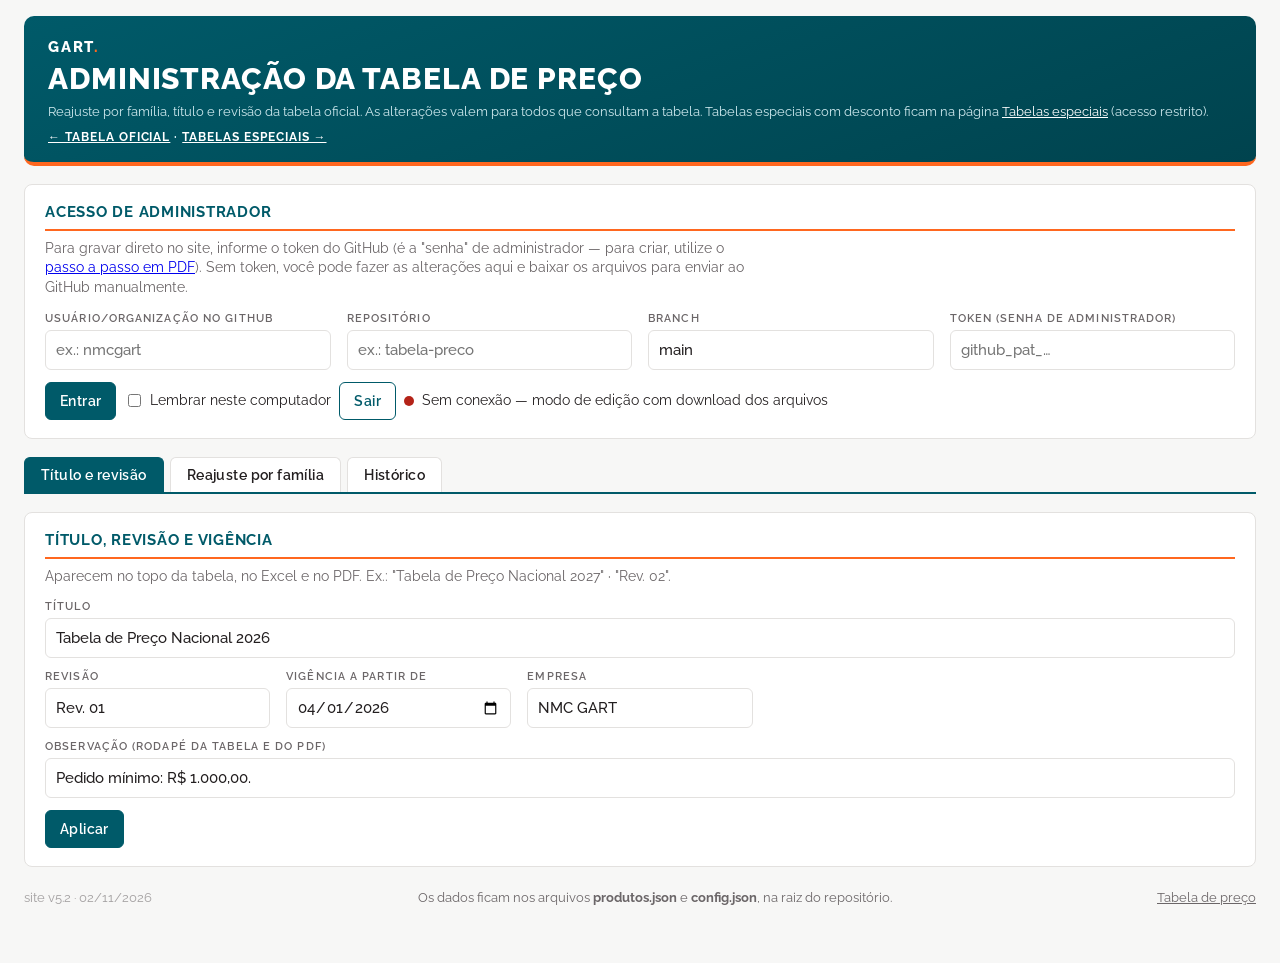
<file: admin.html>
<!doctype html>
<html lang="pt-BR">
<head>
<meta charset="utf-8">
<meta name="viewport" content="width=device-width,initial-scale=1,viewport-fit=cover">
<meta name="robots" content="noindex">
<title>Administração · Tabela de Preço GART</title>
<link rel="preconnect" href="https://fonts.googleapis.com">
<link rel="stylesheet" href="https://fonts.googleapis.com/css2?family=Raleway:wght@400;500;600;700;800&display=swap">
<style>
[hidden]{display:none!important}

:root{
  /* Identidade GART (mesma do Formulário de Cadastro de Cliente): laranja #FF671F, petróleo #005A69, Raleway */
  color-scheme:light;
  --orange:#FF671F; --orange-dark:#e0551a; --petrol:#005A69; --petrol-dark:#00434e;
  --paper:#f7f7f6; --surface:#ffffff; --ink:#231F20; --muted:#6b6668; --line:#e3e1df; --line2:#efedeb;
  --accent:#005A69; --accent-soft:#E0EEF0; --warn:#e0551a; --warn-soft:#FFF0E8; --band:#F2F6F6;
  --head:#005A69; --onhead:#ffffff;
  --fd:"Raleway",-apple-system,"Segoe UI",Helvetica,Arial,sans-serif; --fb:"Raleway",-apple-system,"Segoe UI",Helvetica,Arial,sans-serif;
}
*{box-sizing:border-box}
body{background:var(--paper);color:var(--ink);font:15px/1.45 var(--fb);padding:0 16px 48px;font-variant-numeric:tabular-nums}
.wrap{max-width:1480px;margin:0 auto}
header.top{display:flex;flex-wrap:wrap;align-items:flex-end;justify-content:space-between;gap:8px 24px;margin-top:16px;padding:22px 24px 18px;border-radius:10px;background:linear-gradient(160deg,var(--petrol) 0%,var(--petrol-dark) 100%);color:#fff;border-bottom:4px solid var(--orange)}
.brand{font:800 15px var(--fb);letter-spacing:.12em;color:#fff;margin-bottom:6px}
.brand span{color:var(--orange)}
h1{font:800 clamp(22px,3.4vw,30px)/1.1 var(--fd);letter-spacing:.03em;text-transform:uppercase;margin:0;text-wrap:balance;color:#fff}
.sub{color:#cfeaef;font-size:13px;margin-top:8px}
.rev{font:700 12px var(--fd);letter-spacing:.08em;text-transform:uppercase;color:#cfeaef}
.rev a{color:#fff}
.controls{position:sticky;top:env(safe-area-inset-top,0px);z-index:5;background:var(--paper);padding-block:14px 12px;border-bottom:1px solid var(--line);display:grid;gap:12px}
.row{display:flex;flex-wrap:wrap;gap:12px 20px;align-items:flex-end}
.field{display:grid;gap:5px}
.lbl{font:600 11px var(--fd);letter-spacing:.1em;text-transform:uppercase;color:var(--muted)}
.lbl b{color:var(--warn)}
.seg{display:inline-flex;border:1.5px solid var(--petrol);border-radius:6px;overflow:hidden}
.seg button{font:600 15px var(--fd);letter-spacing:.02em;padding:8px 18px;border:0;background:var(--surface);color:var(--ink);cursor:pointer}
.seg button+button{border-left:1.5px solid var(--petrol)}
.seg button[aria-pressed="true"]{background:var(--petrol);color:#fff}
select,input[type=search]{font:500 15px var(--fb);color:var(--ink);background:var(--surface);border:1px solid #cfccc9;border-radius:6px;padding:8px 10px;min-height:40px}
select{min-width:190px}
input[type=search]{width:min(280px,100%)}
.need select,.need .seg{outline:2px dashed var(--warn);outline-offset:3px}
:focus-visible{outline:2px solid var(--orange)!important;outline-offset:2px}
.facts{display:flex;flex-wrap:wrap;gap:8px}
.chip{font:600 12.5px var(--fd);letter-spacing:.03em;padding:4px 10px;border-radius:999px;background:var(--band);color:var(--ink);border:1px solid var(--line)}
.chip.ok{background:var(--accent-soft);color:var(--accent);border-color:transparent}
.chip.warn{background:var(--warn-soft);color:var(--warn);border-color:transparent}
.fams{display:flex;gap:6px;overflow-x:auto;padding-bottom:2px;scrollbar-width:thin}
.fams button{flex:none;font:500 13px var(--fb);padding:5px 11px;border-radius:5px;border:1px solid var(--line);background:var(--surface);color:var(--ink);cursor:pointer}
.fams button[aria-pressed="true"]{border-color:var(--accent);background:var(--accent-soft);color:var(--accent);font-weight:600}
.filters{display:flex;flex-wrap:wrap;gap:10px 12px;align-items:flex-end}
.filters select{min-width:0;width:auto;max-width:200px;font-size:14px;min-height:36px;padding:6px 8px;border-width:1px;border-color:var(--line)}
.filters select.on{border-color:var(--accent);background:var(--accent-soft);color:var(--accent);font-weight:600}
.clear{font:600 13px var(--fd);letter-spacing:.03em;padding:8px 12px;border-radius:6px;border:1px solid var(--warn);background:transparent;color:var(--warn);cursor:pointer;min-height:36px}
.count{font-size:13px;color:var(--muted);align-self:center;margin-left:auto}
thead tr.grp th.dims,thead th.dims{background:#0b6b7b}
td.lin{white-space:nowrap;font-size:13px}
td.dim{color:var(--ink);background:var(--band)}
tr.p:hover td.dim{background:var(--accent-soft)}
tr.nm td{border-top:1px solid var(--line)}
.sw{display:inline-block;width:11px;height:11px;border-radius:3px;border:1px solid rgba(0,0,0,.25);vertical-align:-1px;margin-right:6px}
td.cor{white-space:nowrap;font-size:13px}
.ean{display:block;font-size:11.5px;color:var(--muted);letter-spacing:.02em}
.flag{color:var(--warn);font-weight:700;margin-left:3px;cursor:help}
.gate{margin-top:28px;border:1.5px dashed var(--warn);background:var(--warn-soft);color:var(--ink);border-radius:8px;padding:22px 24px;max-width:640px}
.gate h2{font:700 20px var(--fd);margin:0 0 6px;color:var(--warn)}
.gate p{margin:0;color:var(--ink)}
.tablebox{overflow-x:auto;margin-top:16px;border:1px solid var(--line);border-radius:8px;background:var(--surface)}
table{border-collapse:collapse;width:100%;min-width:1080px;font-size:13.5px}
thead th{background:var(--head);color:var(--onhead);font:600 12px var(--fd);letter-spacing:.06em;text-transform:uppercase;padding:8px 9px;text-align:left;white-space:nowrap;position:sticky;top:0}
thead tr.grp th{font-size:11px;padding:6px 10px;border-bottom:1px solid rgba(255,255,255,.12)}
thead tr.grp th.money{background:var(--petrol-dark);color:#fff;border-bottom:2px solid var(--orange)}
th.num,td.num{text-align:right}
th.c,td.c{text-align:center}
tbody td{padding:7px 9px;border-bottom:1px solid var(--line2);vertical-align:top}
tbody tr.fam td{background:var(--band);font:700 13.5px var(--fd);letter-spacing:.05em;text-transform:uppercase;color:var(--petrol);padding:9px 10px;border-bottom:2px solid var(--orange)}
tbody tr.fam td span{font:500 12px var(--fb);text-transform:none;letter-spacing:0;color:var(--muted);margin-left:8px}
tbody tr.p:hover td{background:var(--accent-soft)}
td.mod{font-weight:600;white-space:nowrap;position:sticky;left:0;background:var(--surface)}
tr.p:hover td.mod{background:var(--accent-soft)}
td.cod{color:var(--muted);font-size:12.5px;white-space:nowrap}
td.small,div.small{color:var(--muted);font-size:12.5px}
td.tax{color:var(--muted);white-space:nowrap}
td.money{white-space:nowrap}
td.strong{font-weight:600;color:var(--accent)}
td.sep{border-left:1px solid var(--line)}
.u{font-size:11px;color:var(--muted);margin-left:2px}
.empty{padding:28px;text-align:center;color:var(--muted)}
.notes{margin-top:26px;display:grid;gap:18px;grid-template-columns:repeat(auto-fit,minmax(300px,1fr))}
.notes section{background:var(--surface);border:1px solid var(--line);border-radius:8px;padding:16px 18px}
.notes h3{font:700 15px var(--fd);letter-spacing:.06em;text-transform:uppercase;margin:0 0 8px}
.notes ul{margin:0;padding-left:18px;color:var(--ink);font-size:13.5px;display:grid;gap:5px}
.notes .muted{color:var(--muted)}
@media (max-width:640px){.filters .field{flex:1 1 45%}.filters select{max-width:none;width:100%}.count{margin-left:0}.seg button{padding:8px 14px}select{min-width:0;width:100%}.field.uf{flex:1 1 140px}}
@media (prefers-reduced-motion:reduce){*{transition:none!important}}

.toolbar{display:flex;flex-wrap:wrap;gap:8px;align-items:center}
.btn{font:600 13.5px var(--fd);letter-spacing:.03em;padding:8px 14px;border-radius:6px;border:1.5px solid var(--petrol);background:var(--surface);color:var(--petrol);cursor:pointer;min-height:38px;display:inline-flex;align-items:center;gap:6px}
.btn.primary{background:var(--petrol);border-color:var(--petrol);color:#fff}
.btn.accent{background:var(--orange);border-color:var(--orange);color:#fff}
.btn:hover{filter:brightness(1.06)}
.btn:disabled{opacity:.45;cursor:not-allowed}
.colpanel{position:relative}
.colpanel .menu{position:absolute;left:0;top:calc(100% + 6px);z-index:20;background:var(--surface);border:1px solid var(--line);border-radius:8px;box-shadow:0 10px 30px rgba(0,0,0,.18);padding:14px 16px;width:min(340px,86vw);display:grid;gap:10px}
.menu h4{margin:0;font:700 12px var(--fd);letter-spacing:.1em;text-transform:uppercase;color:var(--muted)}
.menu .presets{display:flex;flex-wrap:wrap;gap:6px}
.menu .presets button{font:500 12.5px var(--fb);padding:4px 9px;border-radius:5px;border:1px solid var(--line);background:var(--band);color:var(--ink);cursor:pointer}
.menu .cols{display:grid;grid-template-columns:1fr 1fr;gap:4px 12px;font-size:13.5px}
.menu label{display:flex;gap:7px;align-items:center;cursor:pointer}
.tabsel select{min-width:220px}
.banner{margin-top:14px;padding:10px 14px;border-radius:8px;background:var(--warn-soft);color:var(--ink);border:1px solid var(--warn);font-size:14px}
.banner b{color:var(--warn)}
.foot{margin-top:22px;color:var(--muted);font-size:12.5px;display:flex;flex-wrap:wrap;gap:6px 18px;justify-content:space-between}
.foot a{color:var(--muted)}
.toast{position:fixed;left:50%;bottom:calc(20px + env(safe-area-inset-bottom,0px));transform:translateX(-50%);background:var(--ink);color:var(--paper);padding:10px 16px;border-radius:8px;font-size:14px;z-index:50}

.notes h3{color:var(--petrol);border-bottom:2px solid var(--orange);padding-bottom:6px}
select:focus,input:focus{outline:2px solid var(--orange);outline-offset:1px;border-color:var(--orange)}

/* ---- painéis (admin / especiais) ---- */
.card{background:var(--surface);border:1px solid var(--line);border-radius:8px;padding:18px 20px;margin-top:18px}
.card h2{font:700 15px var(--fd);margin:0 0 8px;letter-spacing:.05em;text-transform:uppercase;color:var(--petrol);border-bottom:2px solid var(--orange);padding-bottom:8px}
.card p.help{margin:0 0 14px;color:var(--muted);font-size:13.5px;max-width:80ch}
.grid{display:grid;gap:12px 16px;grid-template-columns:repeat(auto-fit,minmax(200px,1fr))}
.grid .wide{grid-column:1/-1}
input[type=text],input[type=password],input[type=date],input[type=number],textarea{font:500 15px var(--fb);color:var(--ink);background:var(--surface);border:1.5px solid var(--line);border-radius:6px;padding:8px 10px;min-height:40px;width:100%}
textarea{min-height:64px;resize:vertical}
.tabs{display:flex;flex-wrap:wrap;gap:6px;margin-top:18px;border-bottom:2px solid var(--petrol)}
.tabs button{font:600 14px var(--fd);letter-spacing:.03em;padding:9px 16px;border:1px solid var(--line);border-bottom:0;border-radius:6px 6px 0 0;background:var(--surface);color:var(--ink);cursor:pointer}
.tabs button[aria-selected="true"]{background:var(--petrol);color:#fff;border-color:var(--petrol)}
.ptable{border-collapse:collapse;width:100%;min-width:0;font-size:14px}
.ptable th{background:var(--head);color:var(--onhead);font:600 12px var(--fd);letter-spacing:.06em;text-transform:uppercase;padding:7px 9px;text-align:left;position:static}
.ptable td{padding:6px 9px;border-bottom:1px solid var(--line2)}
.ptable input{width:110px;min-height:34px;text-align:right}
.up{color:#B42318;font-weight:600}.down{color:var(--accent);font-weight:600}
.status{display:flex;flex-wrap:wrap;gap:8px;align-items:center;font-size:14px}
.dot{width:10px;height:10px;border-radius:50%;background:#B42318;display:inline-block}
.dot.on{background:#1F9D55}
.pending{background:var(--warn-soft);border:1px solid var(--warn);border-radius:8px;padding:10px 14px;margin-top:14px;display:flex;flex-wrap:wrap;gap:10px;align-items:center;justify-content:space-between}
.esp-list{display:grid;gap:8px}
.esp-item{display:flex;flex-wrap:wrap;gap:8px 16px;align-items:center;justify-content:space-between;border:1px solid var(--line);border-radius:6px;padding:10px 12px}
.esp-item .t{font-weight:600}
.esp-item .m{color:var(--muted);font-size:13px}
.linkbox{font-size:12.5px;color:var(--muted);word-break:break-all}
.hist li{margin-bottom:6px}

</style>

</head>
<body>
<div class="wrap">
<header class="top">
  <div>
    <div class="brand">GART<span>.</span></div>
    <h1>Administração da Tabela de Preço</h1>
    <div class="sub">Reajuste por família, título e revisão da tabela oficial. As alterações valem para todos que consultam a tabela. Tabelas especiais com desconto ficam na página <a href="especiais.html" style="color:#fff">Tabelas especiais</a> (acesso restrito).</div>
  </div>
  <div class="rev"><a href="index.html">← Tabela oficial</a> · <a href="especiais.html">Tabelas especiais →</a></div>
</header>

<section class="card" id="conn">
  <h2>Acesso de administrador</h2>
  <p class="help">Para gravar direto no site, informe o token do GitHub (é a "senha" de administrador — para criar, utilize o <a href="Passo_a_passo_Supervisor_Tabelas_Especiais_GART.pdf" target="_blank" rel="noopener">passo a passo em PDF</a>). Sem token, você pode fazer as alterações aqui e baixar os arquivos para enviar ao GitHub manualmente.</p>
  <div class="grid">
    <div class="field"><label class="lbl" for="gh-owner">Usuário/organização no GitHub</label><input type="text" id="gh-owner" placeholder="ex.: nmcgart"></div>
    <div class="field"><label class="lbl" for="gh-repo">Repositório</label><input type="text" id="gh-repo" placeholder="ex.: tabela-preco"></div>
    <div class="field"><label class="lbl" for="gh-branch">Branch</label><input type="text" id="gh-branch" value="main"></div>
    <div class="field"><label class="lbl" for="gh-token">Token (senha de administrador)</label><input type="password" id="gh-token" placeholder="github_pat_…" autocomplete="off"></div>
  </div>
  <div class="toolbar" style="margin-top:12px">
    <button type="button" class="btn primary" id="btn-connect">Entrar</button>
    <label style="display:flex;gap:6px;align-items:center;font-size:14px"><input type="checkbox" id="remember"> Lembrar neste computador</label>
    <button type="button" class="btn" id="btn-logout">Sair</button>
    <span class="status"><span class="dot" id="dot"></span><span id="conn-status">Sem conexão — modo de edição com download dos arquivos</span></span>
  </div>
</section>

<div class="pending" id="pending" hidden>
  <span id="pending-txt"></span>
  <span class="toolbar">
    <button type="button" class="btn accent" id="btn-save">Salvar no GitHub</button>
    <button type="button" class="btn" id="btn-download">Baixar arquivos alterados</button>
    <button type="button" class="btn" id="btn-discard">Descartar</button>
  </span>
</div>

<div class="tabs" role="tablist">
  <button type="button" role="tab" data-tab="titulo" aria-selected="true">Título e revisão</button>
  <button type="button" role="tab" data-tab="reajuste" aria-selected="false">Reajuste por família</button>
  <button type="button" role="tab" data-tab="historico" aria-selected="false">Histórico</button>
</div>

<section class="card" data-panel="titulo">
  <h2>Título, revisão e vigência</h2>
  <p class="help">Aparecem no topo da tabela, no Excel e no PDF. Ex.: "Tabela de Preço Nacional 2027" · "Rev. 02".</p>
  <div class="grid">
    <div class="field wide"><label class="lbl" for="c-titulo">Título</label><input type="text" id="c-titulo"></div>
    <div class="field"><label class="lbl" for="c-rev">Revisão</label><input type="text" id="c-rev"></div>
    <div class="field"><label class="lbl" for="c-vig">Vigência a partir de</label><input type="date" id="c-vig"></div>
    <div class="field"><label class="lbl" for="c-emp">Empresa</label><input type="text" id="c-emp"></div>
    <div class="field wide"><label class="lbl" for="c-obs">Observação (rodapé da tabela e do PDF)</label><input type="text" id="c-obs"></div>
  </div>
  <div class="toolbar" style="margin-top:12px"><button type="button" class="btn primary" id="btn-cfg">Aplicar</button></div>
</section>

<section class="card" data-panel="reajuste" hidden>
  <h2>Reajuste por família</h2>
  <p class="help">Digite o percentual de cada família (ex.: 5 para +5%; use negativo para reduzir). Confira a prévia e aplique. O reajuste altera a tabela oficial; as tabelas especiais acompanham, porque o desconto é calculado sobre ela.</p>
  <div class="grid">
    <div class="field"><label class="lbl" for="r-canal">Aplicar em</label>
      <select id="r-canal"><option value="ambos">Revenda e Construtora</option><option value="Revenda">Só Revenda</option><option value="Construtora">Só Construtora</option></select></div>
    <div class="field"><label class="lbl" for="r-geral">Mesmo % para todas as famílias</label><input type="number" id="r-geral" step="0.01" placeholder="ex.: 5"></div>
    <div class="field"><label class="lbl" for="r-rev">Nova revisão</label><input type="text" id="r-rev"></div>
    <div class="field"><label class="lbl" for="r-vig">Nova vigência</label><input type="date" id="r-vig"></div>
    <div class="field wide"><label class="lbl" for="r-tit">Título após o reajuste</label><input type="text" id="r-tit"></div>
  </div>
  <div class="tablebox" style="margin-top:14px"><table class="ptable"><thead><tr><th>Família</th><th>Reajuste (%)</th><th>Itens</th><th>Exemplo</th><th>Antes (ICMS 18%)</th><th>Depois</th></tr></thead><tbody id="r-body"></tbody></table></div>
  <div class="toolbar" style="margin-top:12px"><button type="button" class="btn primary" id="btn-reaj">Aplicar reajuste</button><span class="count" id="r-sum"></span></div>
</section>



<section class="card" data-panel="historico" hidden>
  <h2>Histórico de revisões</h2>
  <ul class="hist" id="hist"></ul>
</section>
<div class="foot"><span style="opacity:.6">site v5.2 · 02/11/2026</span><span>Os dados ficam nos arquivos <b>produtos.json</b> e <b>config.json</b>, na raiz do repositório.</span><a href="index.html">Tabela de preço</a></div>
</div>
<script>
/* Tabela de Preço NMC GART — lógica compartilhada (consulta e administração) */
const GART = (() => {
  const UFN = {AC:"Acre",AL:"Alagoas",AP:"Amapá",AM:"Amazonas",BA:"Bahia",CE:"Ceará",DF:"Distrito Federal",ES:"Espírito Santo",GO:"Goiás",MA:"Maranhão",MT:"Mato Grosso",MS:"Mato Grosso do Sul",MG:"Minas Gerais",PA:"Pará",PB:"Paraíba",PR:"Paraná",PE:"Pernambuco",PI:"Piauí",RJ:"Rio de Janeiro",RN:"Rio Grande do Norte",RS:"Rio Grande do Sul",RO:"Rondônia",RR:"Roraima",SC:"Santa Catarina",SP:"São Paulo",SE:"Sergipe",TO:"Tocantins"};
  const SW = {"002":"#B8A29C","003":"#1F1F1F","005":"#D9CBA6","009":"#A4A7A9","010":"#5B5F63","011":"#3C3F43","012":"#BBA98E","014":"#F5F5F1"};

  async function getJSON(path) {
    const r = await fetch(path + "?v=" + Date.now(), {cache: "no-store"});
    if (!r.ok) throw new Error("Não foi possível carregar " + path);
    return r.json();
  }
  function rowsOf(prod) {
    return prod.linhas.map(a => Object.fromEntries(prod.campos.map((k, i) => [k, a[i]])));
  }
  async function load() {
    if (window.GART_DATA) { const {prod, cfg} = window.GART_DATA; return {prod, cfg, rows: rowsOf(prod)}; }  // versão de prévia (arquivo único)
    const [prod, cfg] = await Promise.all([getJSON("produtos.json"), getJSON("config.json")]);
    return {prod, cfg, rows: rowsOf(prod)};
  }

  /* Preço — mesma regra do Formulário de Orçamento 2026:
     Revenda: coluna de preço pelo ICMS da UF; AM = × fator Suframa; IPI e ST sobre o preço (já com desconto, se houver).
     Construtora: preço único (ICMS 18% incluso), sem ST. */
  function price(x, ctx) {
    const {canal, uf, prod, desconto} = ctx;
    const t = prod.ufs[uf];
    const icms = canal === "Construtora" ? 0.18 : t.icms;
    const cheio = icms === 0.18 ? x.p18 : icms === 0.12 ? x.p12 : x.p7;
    const d = desconto ? (desconto(x) || 0) : 0;
    const base = cheio * (1 - d / 100);
    const suf = canal === "Revenda" && uf === "AM";
    const st = canal === "Construtora" ? 0 : (t[x.st_cat] || 0);
    const tab = suf ? base * prod.suframa : base;
    const com = tab + base * (x.ipi + st);
    return {icms, st, cheio, desc: d, tab, com, m: x.med_qtd ? tab / x.med_qtd : null, mc: x.med_qtd ? com / x.med_qtd : null};
  }
  function descontoFn(tabela) {
    if (!tabela) return null;
    return x => {
      const f = tabela.descontos && tabela.descontos[x.familia];
      return (f !== undefined && f !== null && f !== "") ? Number(f) : Number(tabela.desconto_geral || 0);
    };
  }

  const brl = v => v == null ? "" : v.toLocaleString("pt-BR", {style: "currency", currency: "BRL"});
  const pct = v => v ? (v * 100).toLocaleString("pt-BR", {maximumFractionDigits: 2}) + "%" : "–";
  const mm = v => v == null ? "–" : Number(v).toLocaleString("pt-BR");
  const esc = s => String(s ?? "").replace(/[&<>"]/g, c => ({"&": "&amp;", "<": "&lt;", ">": "&gt;", '"': "&quot;"}[c]));
  const dataBR = iso => { if (!iso) return ""; const [y, m, d] = iso.split("-"); return `${d}/${m}/${y}`; };

  /* Colunas disponíveis (o usuário escolhe quais aparecem; o export segue a mesma escolha) */
  const COLS = [
    {k: "modelo", t: "Modelo", fixo: true},
    {k: "cor", t: "Cor"},
    {k: "codigo", t: "Código"},
    {k: "ean", t: "EAN"},
    {k: "linha", t: "Descrição"},
    {k: "esp", t: "Espessura (mm)", num: true},
    {k: "alt", t: "Altura (mm)", num: true},
    {k: "comp", t: "Comprimento (mm)", num: true},
    {k: "unidade", t: "Unidade de venda"},
    {k: "embalagem", t: "Embalagem (cx)"},
    {k: "ipi", t: "IPI", imp: true},
    {k: "st", t: "ST", imp: true},
    {k: "tab", t: "Preço tabela (unid.)", money: true},
    {k: "com", t: "Preço c/ impostos (unid.)", money: true, imp: true},
    {k: "m", t: "Preço tabela (por m)", money: true, metro: true},
    {k: "mc", t: "Preço c/ impostos (por m)", money: true, imp: true, metro: true},
  ];
  const PRESETS = {
    "Completa": COLS.map(c => c.k),
    "Sem impostos": COLS.filter(c => !c.imp).map(c => c.k),
    "Com EAN": ["modelo", "cor", "codigo", "ean", "linha", "unidade", "embalagem", "tab", "com"],
    "Compacta": ["modelo", "cor", "codigo", "linha", "unidade", "tab", "com"],
  };
  /* valor "cru" de uma coluna, usado no Excel/PDF */
  function value(x, p, k) {
    switch (k) {
      case "ipi": return x.ipi;
      case "st": return p.st;
      case "tab": return p.tab;
      case "com": return p.com;
      case "m": return p.m;
      case "mc": return p.mc;
      case "unidade": return x.unidade + (x.composicao ? ` (${x.composicao})` : "");
      default: return x[k] ?? "";
    }
  }
  function slug(s) {
    return String(s).normalize("NFD").replace(/[̀-ͯ]/g, "").toLowerCase().replace(/[^a-z0-9]+/g, "-").replace(/^-|-$/g, "").slice(0, 60);
  }
  function toast(msg) {
    const el = document.createElement("div"); el.className = "toast"; el.textContent = msg;
    document.body.appendChild(el); setTimeout(() => el.remove(), 3200);
  }
  const store = {
    get(k, d) { try { const v = localStorage.getItem(k); return v === null ? d : JSON.parse(v); } catch (e) { return d; } },
    set(k, v) { try { localStorage.setItem(k, JSON.stringify(v)); } catch (e) {} },
    del(k) { try { localStorage.removeItem(k); } catch (e) {} },
  };
  return {UFN, SW, load, getJSON, rowsOf, price, descontoFn, brl, pct, mm, esc, dataBR, COLS, PRESETS, value, slug, toast, store};
})();

</script>
<script>
/* Tabela de Preço NMC GART — administração */
(async () => {
  const G = GART, $ = id => document.getElementById(id);
  const FILES = {prod: "produtos.json", cfg: "config.json"};
  const S = {conn: null, data: {}, sha: {}, dirty: new Set()};
  const hoje = () => new Date().toISOString().slice(0, 10);

  /* ---------- GitHub (API de conteúdo) ---------- */
  const b64enc = str => { const bytes = new TextEncoder().encode(str); let bin = ""; for (let i = 0; i < bytes.length; i += 0x8000) bin += String.fromCharCode.apply(null, bytes.subarray(i, i + 0x8000)); return btoa(bin); };
  const b64dec = b64 => new TextDecoder().decode(Uint8Array.from(atob(b64.replace(/\n/g, "")), c => c.charCodeAt(0)));
  async function gh(path, opts = {}) {
    const c = S.conn;
    const url = `https://api.github.com/repos/${c.owner}/${c.repo}/contents/${path}` + (opts.method ? "" : `?ref=${encodeURIComponent(c.branch)}`);
    const r = await fetch(url, {method: opts.method || "GET", headers: {Authorization: `Bearer ${c.token}`, Accept: "application/vnd.github+json"}, body: opts.body ? JSON.stringify(opts.body) : undefined});
    if (!r.ok) { const t = await r.json().catch(() => ({})); throw new Error(`${r.status} ${t.message || ""}`.trim()); }
    return r.json();
  }
  async function loadFromGitHub() {
    for (const [k, p] of Object.entries(FILES)) {
      const j = await gh(p); S.sha[k] = j.sha; S.data[k] = JSON.parse(b64dec(j.content));
    }
  }
  async function loadFromSite() {
    for (const [k, p] of Object.entries(FILES)) S.data[k] = await G.getJSON(p);
  }

  /* ---------- conexão ---------- */
  const guess = () => {
    const h = location.hostname, parts = location.pathname.split("/").filter(Boolean);
    return h.endsWith(".github.io") ? {owner: h.split(".")[0], repo: parts[0] || ""} : {owner: "", repo: ""};
  };
  const saved = G.store.get("gart.admin", null) || {};
  const g0 = guess();
  $("gh-owner").value = saved.owner || g0.owner; $("gh-repo").value = saved.repo || g0.repo;
  $("gh-branch").value = saved.branch || "main"; $("gh-token").value = saved.token || ""; $("remember").checked = !!saved.token;

  function setStatus(ok, txt) { $("dot").classList.toggle("on", ok); $("conn-status").textContent = txt; $("btn-save").disabled = !ok; }
  $("btn-connect").addEventListener("click", async () => {
    const c = {owner: $("gh-owner").value.trim(), repo: $("gh-repo").value.trim(), branch: $("gh-branch").value.trim() || "main", token: $("gh-token").value.trim()};
    if (!c.owner || !c.repo || !c.token) return G.toast("Preencha usuário, repositório e token.");
    if (S.dirty.size && !window.__confirmReload) { G.toast("Há alterações não salvas. Salve, baixe ou descarte antes de entrar."); return; }
    S.conn = c;
    try {
      setStatus(false, "Conectando…");
      await loadFromGitHub();
      G.store.set("gart.admin", $("remember").checked ? c : {owner: c.owner, repo: c.repo, branch: c.branch});
      setStatus(true, `Conectado a ${c.owner}/${c.repo} (${c.branch}) — as alterações são gravadas direto no site`);
      S.dirty.clear(); refreshAll();
    } catch (e) { S.conn = null; setStatus(false, "Não foi possível entrar: " + e.message + ". Confira usuário, repositório e token."); }
  });
  $("btn-logout").addEventListener("click", () => { G.store.del("gart.admin"); $("gh-token").value = ""; S.conn = null; setStatus(false, "Sem conexão — modo de edição com download dos arquivos"); });

  /* ---------- alterações pendentes ---------- */
  function markDirty(k) { S.dirty.add(k); pending(); }
  function pending() {
    const n = S.dirty.size; $("pending").hidden = !n;
    const nomes = {prod: "preços", cfg: "título/revisão"};
    $("pending-txt").innerHTML = `<b>Alterações ainda não publicadas:</b> ${[...S.dirty].map(k => nomes[k]).join(", ")}.` + (S.conn ? "" : " Sem conexão: baixe os arquivos e envie para o repositório (substituindo os arquivos com o mesmo nome).");
  }
  $("btn-save").addEventListener("click", async () => {
    if (!S.conn) return;
    const msg = `Tabela de preço: ${S.data.cfg.revisao} (${[...S.dirty].join(", ")}) — ${hoje()}`;
    try {
      for (const k of [...S.dirty]) {
        const body = {message: msg, content: b64enc(JSON.stringify(S.data[k], null, k === "prod" ? 0 : 2)), branch: S.conn.branch, sha: S.sha[k]};
        const r = await gh(FILES[k], {method: "PUT", body}); S.sha[k] = r.content.sha; S.dirty.delete(k);
      }
      pending(); G.toast("Salvo no GitHub. O site atualiza em 1 a 2 minutos.");
    } catch (e) { G.toast("Erro ao salvar: " + e.message + ". Se alguém alterou ao mesmo tempo, clique em Entrar de novo."); }
  });
  $("btn-download").addEventListener("click", () => {
    for (const k of S.dirty) {
      const blob = new Blob([JSON.stringify(S.data[k], null, k === "prod" ? 0 : 2)], {type: "application/json"});
      const a = document.createElement("a"); a.href = URL.createObjectURL(blob); a.download = FILES[k].split("/")[1]; document.body.appendChild(a); a.click(); a.remove();
    }
    G.toast("Arquivos baixados. Envie-os para o repositório (Adicionar arquivo → Fazer upload de arquivos), substituindo os antigos.");
  });
  $("btn-discard").addEventListener("click", async () => { S.dirty.clear(); pending(); if (S.conn) await loadFromGitHub(); else await loadFromSite(); refreshAll(); G.toast("Alterações descartadas."); });
  window.addEventListener("beforeunload", e => { if (S.dirty.size) { e.preventDefault(); e.returnValue = ""; } });

  /* ---------- abas ---------- */
  document.querySelectorAll(".tabs button").forEach(b => b.addEventListener("click", () => {
    document.querySelectorAll(".tabs button").forEach(x => x.setAttribute("aria-selected", String(x === b)));
    document.querySelectorAll("[data-panel]").forEach(p => p.hidden = p.dataset.panel !== b.dataset.tab);
  }));

  /* ---------- título e revisão ---------- */
  function fillCfg() {
    const c = S.data.cfg;
    $("c-titulo").value = c.titulo || ""; $("c-rev").value = c.revisao || ""; $("c-vig").value = c.vigencia || "";
    $("c-emp").value = c.empresa || ""; $("c-obs").value = c.observacao || "";
  }
  $("btn-cfg").addEventListener("click", () => {
    const c = S.data.cfg;
    const novo = {titulo: $("c-titulo").value.trim(), revisao: $("c-rev").value.trim(), vigencia: $("c-vig").value, empresa: $("c-emp").value.trim(), observacao: $("c-obs").value.trim()};
    if (!novo.titulo) return G.toast("O título não pode ficar vazio.");
    const mudou = Object.keys(novo).filter(k => novo[k] !== (c[k] || ""));
    if (!mudou.length) return G.toast("Nada mudou.");
    Object.assign(c, novo);
    (c.historico = c.historico || []).push({data: hoje(), revisao: c.revisao, descricao: "Título/revisão/vigência alterados: " + mudou.join(", "), percentuais: {}});
    markDirty("cfg"); refreshAll(); G.toast("Aplicado. Lembre de salvar.");
  });

  /* ---------- reajuste ---------- */
  function rows() { return G.rowsOf(S.data.prod); }
  function fillReaj() {
    const c = S.data.cfg, prod = S.data.prod, rs = rows();
    $("r-tit").value = c.titulo; $("r-rev").value = nextRev(c.revisao); $("r-vig").value = hoje();
    $("r-body").innerHTML = prod.familias.map(f => {
      const ex = rs.find(x => x.familia === f && x.canal === "Revenda") || rs.find(x => x.familia === f);
      const n = rs.filter(x => x.familia === f).length;
      return `<tr data-f="${G.esc(f)}"><td><b>${G.esc(f)}</b></td><td><input type="number" step="0.01" value="" placeholder="0"></td><td>${n}</td><td class="small">${ex ? G.esc(ex.canal + " · " + ex.modelo + (ex.cor ? " " + ex.cor : "")) : ""}</td><td class="num">${ex ? G.brl(ex.p18) : ""}</td><td class="num depois"></td></tr>`;
    }).join("");
    preview();
  }
  const nextRev = r => { const m = String(r || "").match(/(\d+)\s*$/); return m ? r.replace(/(\d+)\s*$/, String(Number(m[1]) + 1).padStart(m[1].length, "0")) : (r ? r + " (reajuste)" : "Rev. 02"); };
  function pcts() { const o = {}; document.querySelectorAll("#r-body tr").forEach(tr => { const v = parseFloat(tr.querySelector("input").value.replace(",", ".")); if (!isNaN(v) && v) o[tr.dataset.f] = v; }); return o; }
  function preview() {
    const P = pcts(), rs = rows(), canal = $("r-canal").value; let n = 0;
    document.querySelectorAll("#r-body tr").forEach(tr => {
      const f = tr.dataset.f, ex = rs.find(x => x.familia === f && (canal === "ambos" || x.canal === canal));
      const p = P[f] || 0, td = tr.querySelector(".depois");
      td.innerHTML = ex && p ? `${G.brl(ex.p18 * (1 + p / 100))} <span class="${p > 0 ? "up" : "down"}">${p > 0 ? "+" : ""}${String(p).replace(".", ",")}%</span>` : "";
      if (p) n += rs.filter(x => x.familia === f && (canal === "ambos" || x.canal === canal)).length;
    });
    $("r-sum").textContent = n ? `${n} itens serão reajustados` : "Nenhum percentual informado";
  }
  $("r-body").addEventListener("input", preview); $("r-canal").addEventListener("change", preview);
  $("r-geral").addEventListener("input", e => { document.querySelectorAll("#r-body input").forEach(i => i.value = e.target.value); preview(); });
  $("btn-reaj").addEventListener("click", () => {
    const P = pcts(), canal = $("r-canal").value;
    if (!Object.keys(P).length) return G.toast("Informe ao menos um percentual.");
    const prod = S.data.prod, ci = Object.fromEntries(prod.campos.map((k, i) => [k, i]));
    let n = 0;
    prod.linhas.forEach(l => {
      const p = P[l[ci.familia]]; if (!p || (canal !== "ambos" && l[ci.canal] !== canal)) return;
      for (const k of ["p18", "p12", "p7"]) l[ci[k]] = Math.round(l[ci[k]] * (1 + p / 100) * 10000) / 10000;
      n++;
    });
    prod.versao = hoje();
    const c = S.data.cfg;
    c.titulo = $("r-tit").value.trim() || c.titulo; c.revisao = $("r-rev").value.trim() || c.revisao; c.vigencia = $("r-vig").value || c.vigencia;
    (c.historico = c.historico || []).push({data: hoje(), revisao: c.revisao, descricao: `Reajuste (${canal === "ambos" ? "Revenda e Construtora" : canal}) em ${n} itens`, percentuais: P});
    markDirty("prod"); markDirty("cfg"); refreshAll(); G.toast(`Reajuste aplicado em ${n} itens. Lembre de salvar.`);
  });

  /* ---------- histórico ---------- */
  function fillHist() {
    const H = [...(S.data.cfg.historico || [])].reverse();
    $("hist").innerHTML = H.map(h => `<li><b>${G.dataBR(h.data)} · ${G.esc(h.revisao || "")}</b> — ${G.esc(h.descricao || "")}${h.percentuais && Object.keys(h.percentuais).length ? `<div class="small">${Object.entries(h.percentuais).map(([f, p]) => `${G.esc(f)} ${p > 0 ? "+" : ""}${String(p).replace(".", ",")}%`).join(" · ")}</div>` : ""}</li>`).join("") || "<li>Sem registros.</li>";
  }

  function refreshAll() { fillCfg(); fillReaj(); fillHist(); pending(); }

  try { await loadFromSite(); refreshAll(); setStatus(false, "Sem conexão — modo de edição com download dos arquivos"); }
  catch (e) { G.toast("Não foi possível carregar os dados: " + e.message); }
  if (saved.token) $("btn-connect").click();
})();

</script>
</body>
</html>
</file>
